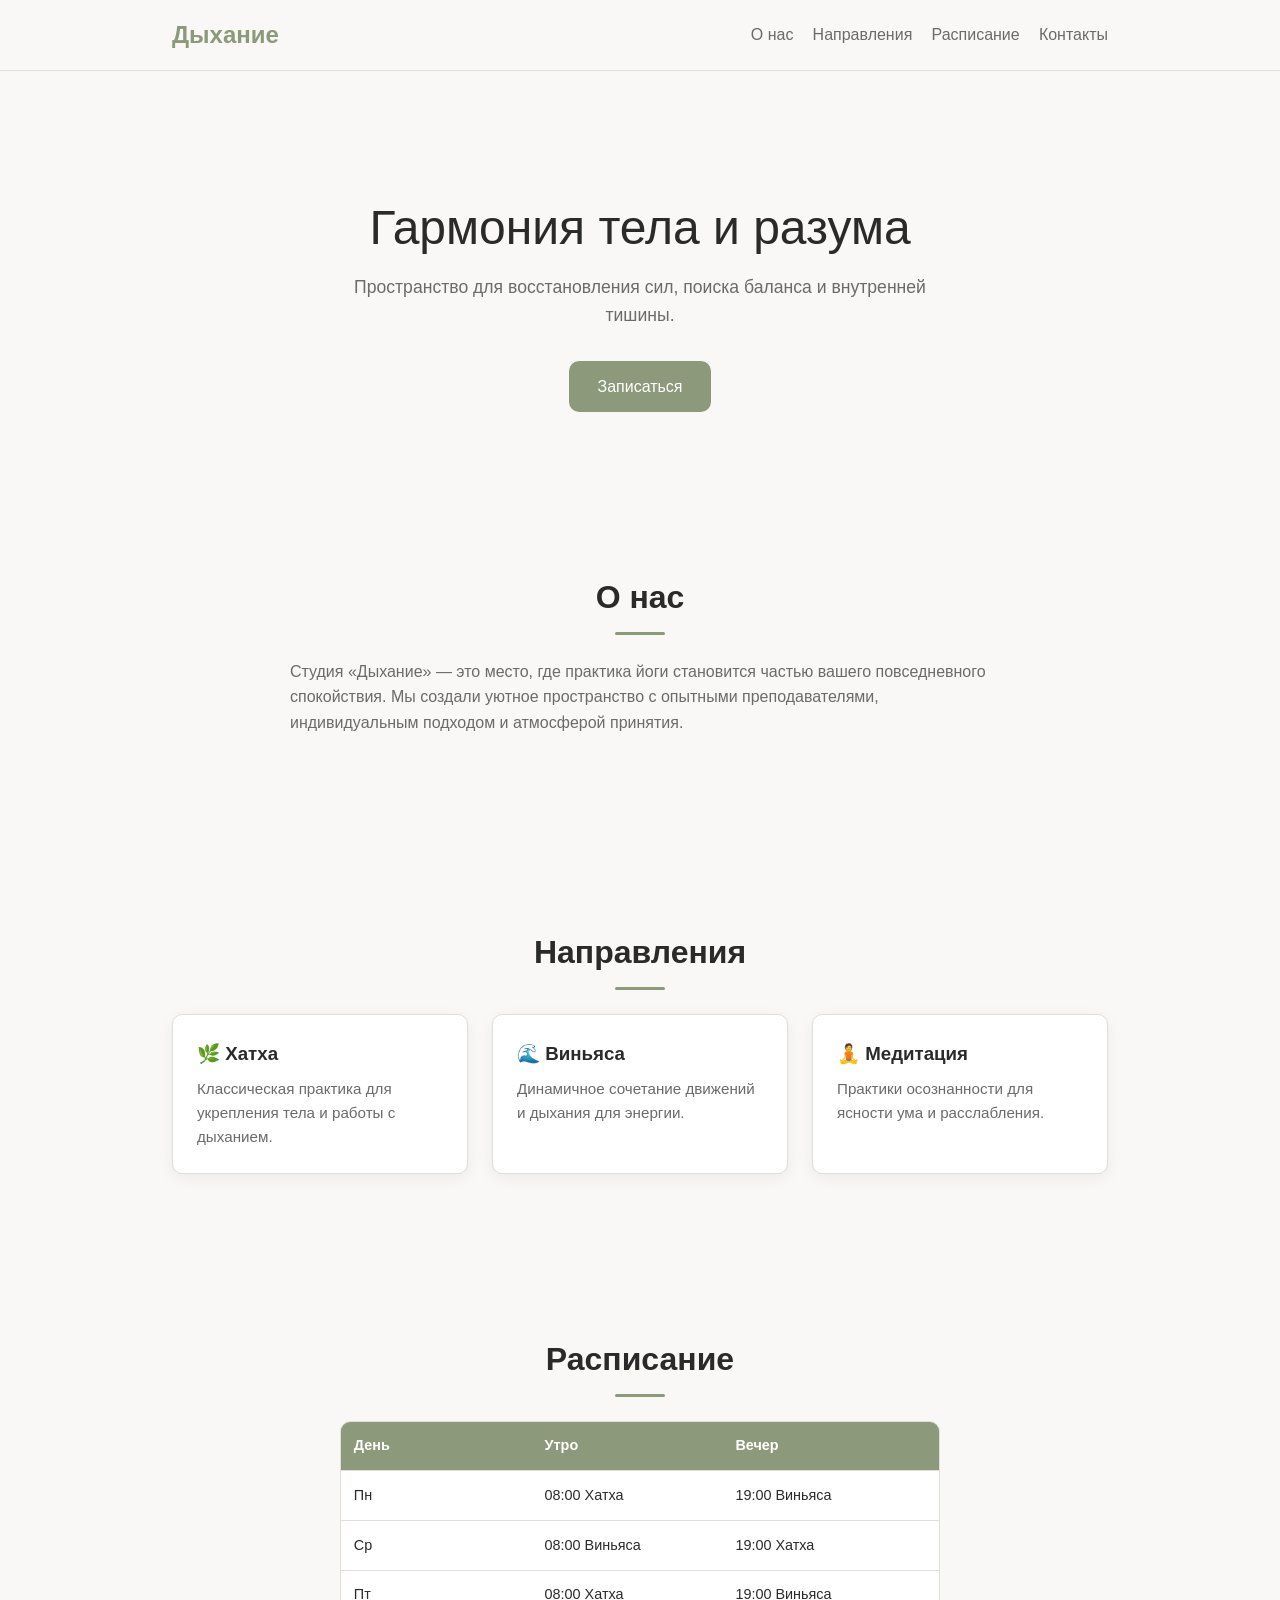
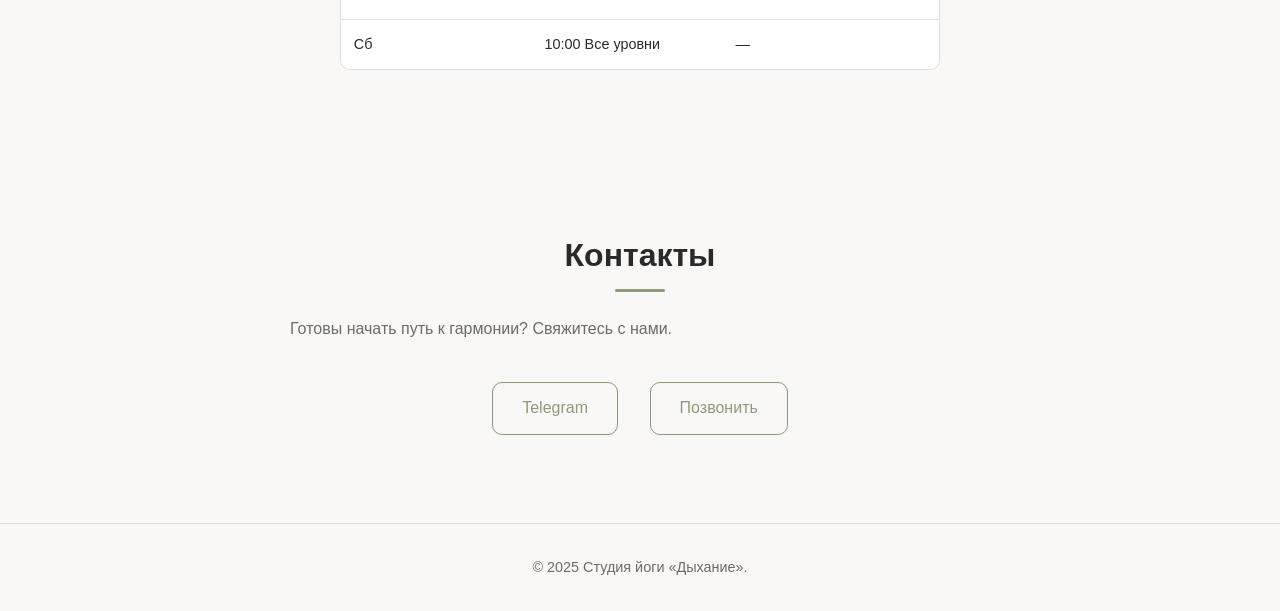
<file: index.html>
<!DOCTYPE html>
<html lang="ru">
<head>
  <meta charset="UTF-8">
  <meta name="viewport" content="width=device-width, initial-scale=1.0">
  <title>Дыхание | Студия йоги</title>
  <link rel="stylesheet" href="style.css">
</head>
<body>
  <header class="header">
    <div class="container header-inner">
      <div class="logo">Дыхание</div>
      <nav class="nav">
        <a href="#about">О нас</a>
        <a href="#directions">Направления</a>
        <a href="#schedule">Расписание</a>
        <a href="#contact">Контакты</a>
      </nav>
    </div>
  </header>

  <main>
    <section class="section hero">
      <div class="container">
        <h1 class="hero-title">Гармония тела и разума</h1>
        <p class="hero-sub">Пространство для восстановления сил, поиска баланса и внутренней тишины.</p>
        <a href="#contact" class="btn btn-primary">Записаться</a>
      </div>
    </section>

    <section id="about" class="section">
      <div class="container">
        <h2 class="section-title">О нас</h2>
        <p class="section-text">Студия «Дыхание» — это место, где практика йоги становится частью вашего повседневного спокойствия. Мы создали уютное пространство с опытными преподавателями, индивидуальным подходом и атмосферой принятия.</p>
      </div>
    </section>

    <section id="directions" class="section">
      <div class="container">
        <h2 class="section-title">Направления</h2>
        <div class="cards-grid">
          <div class="card"><h3>🌿 Хатха</h3><p>Классическая практика для укрепления тела и работы с дыханием.</p></div>
          <div class="card"><h3>🌊 Виньяса</h3><p>Динамичное сочетание движений и дыхания для энергии.</p></div>
          <div class="card"><h3>🧘 Медитация</h3><p>Практики осознанности для ясности ума и расслабления.</p></div>
        </div>
      </div>
    </section>

    <section id="schedule" class="section">
      <div class="container">
        <h2 class="section-title">Расписание</h2>
        <div class="schedule-table">
          <div class="schedule-row header-row"><span>День</span><span>Утро</span><span>Вечер</span></div>
          <div class="schedule-row"><span>Пн</span><span>08:00 Хатха</span><span>19:00 Виньяса</span></div>
          <div class="schedule-row"><span>Ср</span><span>08:00 Виньяса</span><span>19:00 Хатха</span></div>
          <div class="schedule-row"><span>Пт</span><span>08:00 Хатха</span><span>19:00 Виньяса</span></div>
          <div class="schedule-row"><span>Сб</span><span>10:00 Все уровни</span><span>—</span></div>
        </div>
      </div>
    </section>

    <section id="contact" class="section">
      <div class="container">
        <h2 class="section-title">Контакты</h2>
        <p class="section-text">Готовы начать путь к гармонии? Свяжитесь с нами.</p>
        <div class="contact-buttons">
          <a href="https:xxxxx" class="btn btn-outline" target="_blank">Telegram</a>
          <a href="tel:xxxxx" class="btn btn-outline">Позвонить</a>
        </div>
      </div>
    </section>
  </main>

  <footer class="footer"><div class="container">© 2025 Студия йоги «Дыхание».</div></footer>
  <script src="script.js"></script>
</body>
</html>
</file>
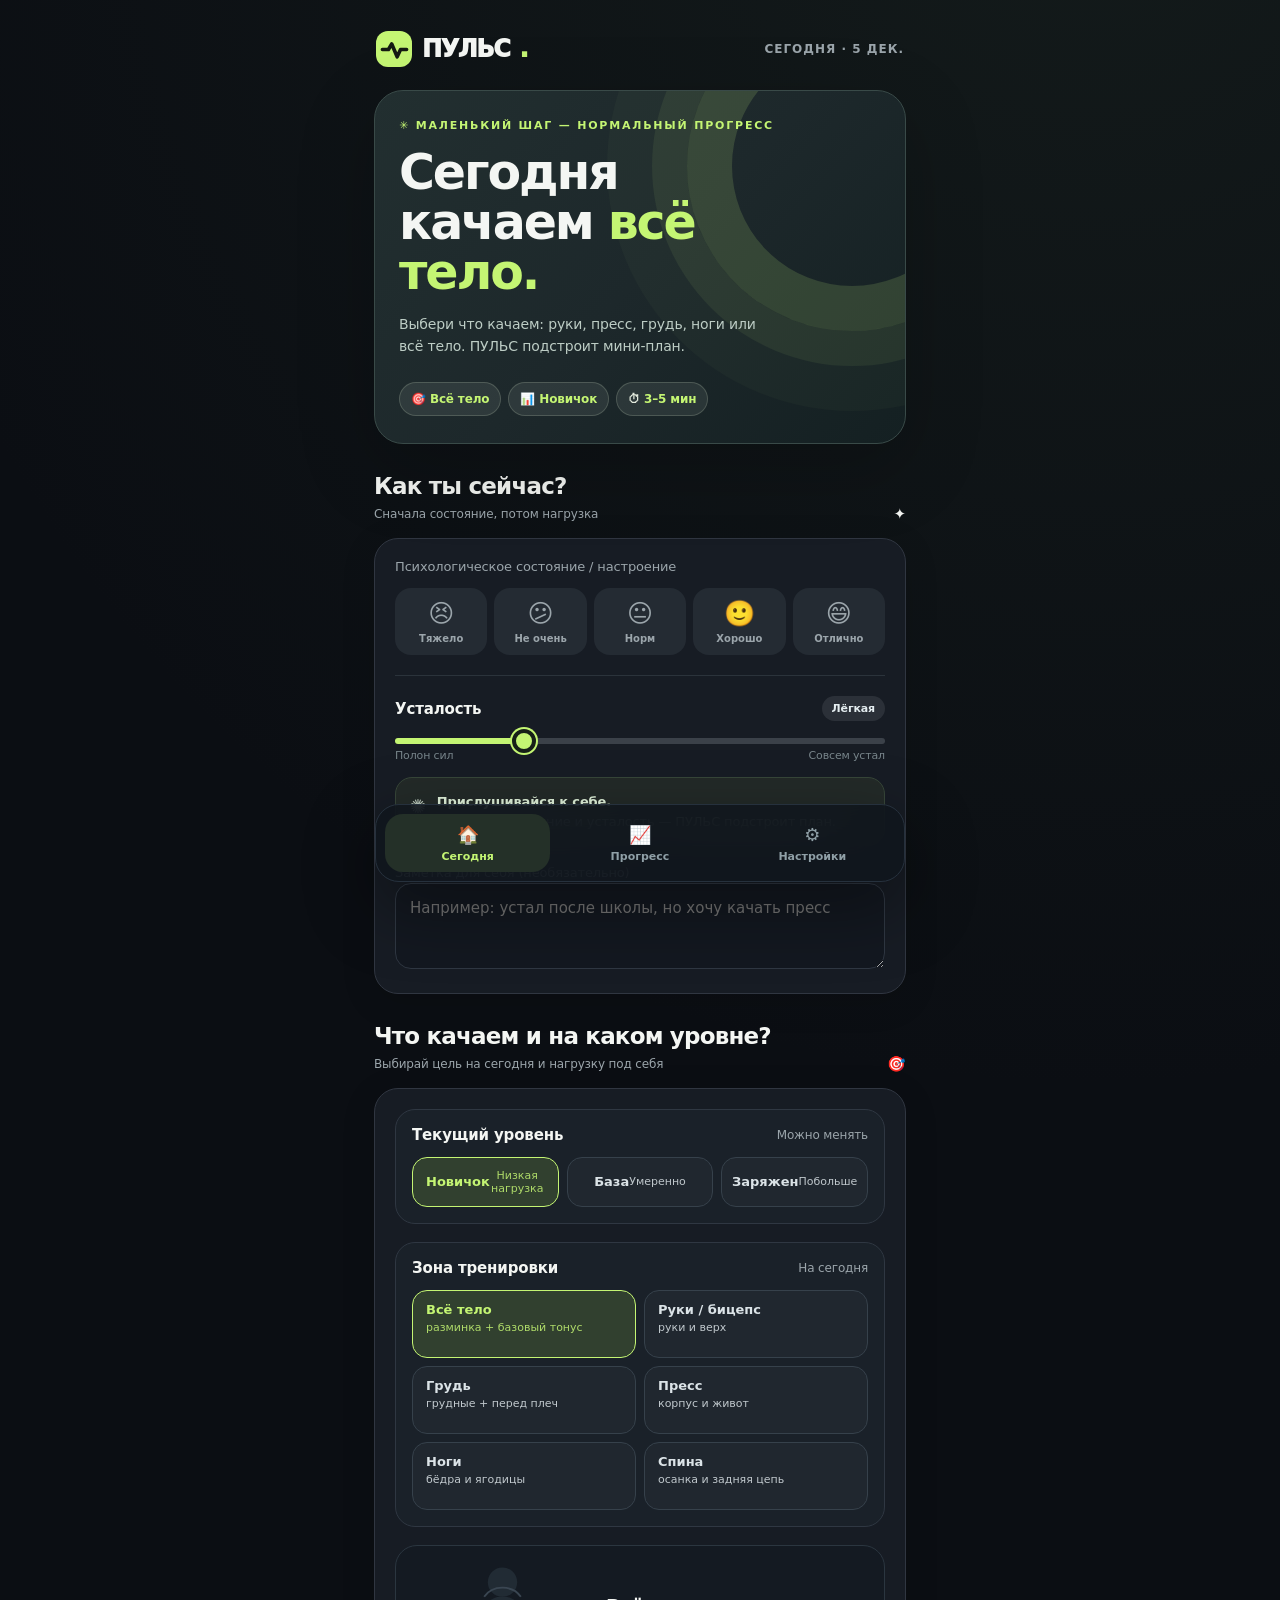
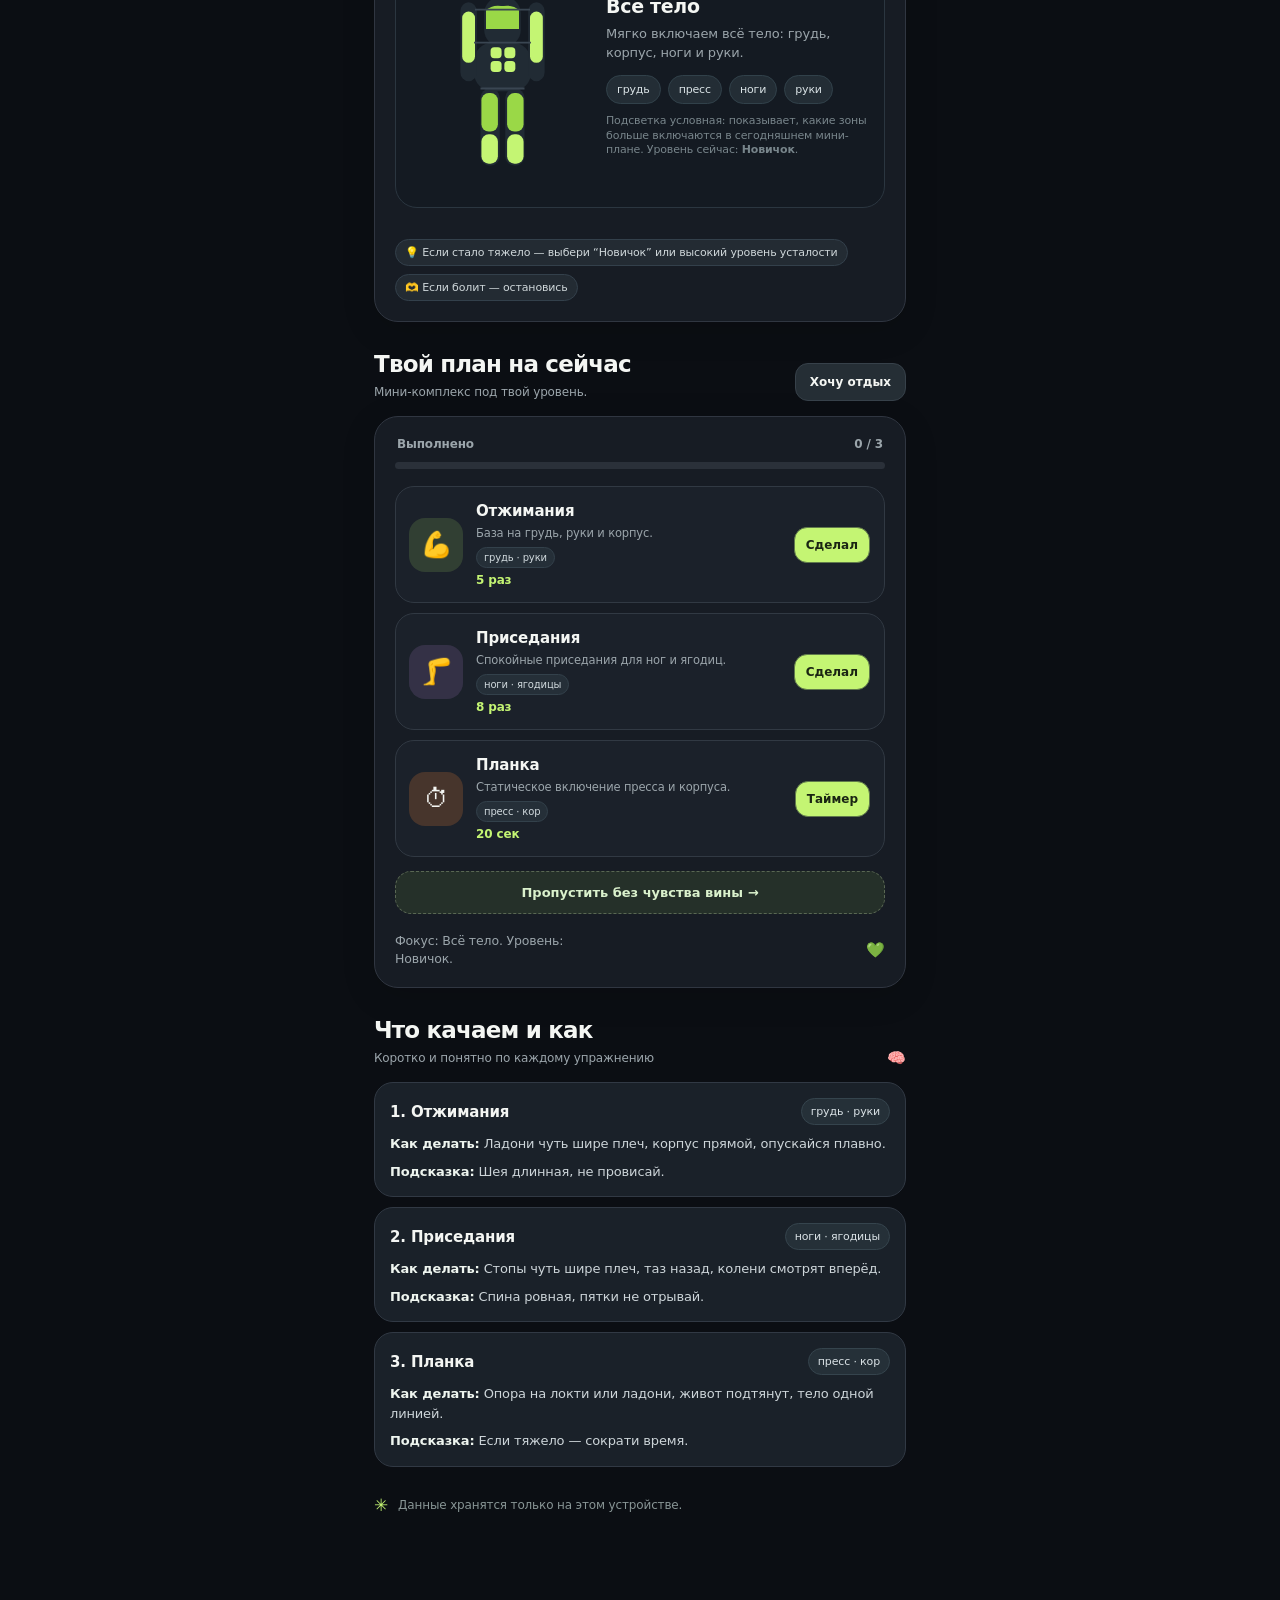
<file: pulse/android/app/src/main/assets/index.html>
<!doctype html>
<html lang="ru">
<head>
  <meta charset="utf-8">
  <meta name="viewport" content="width=device-width, initial-scale=1, viewport-fit=cover">
  <meta name="theme-color" content="#0b0e13">
  <meta name="description" content="ПУЛЬС — мини-тренировки с выбором уровня, зон мышц, визуальной схемой тела и бережной мотивацией.">
  <style>
:root{--bg:#0b0e13;--card:#171c24;--card2:#1c232b;--line:#2b333b;--text:#f4f6f3;--muted:#9ba5ab;--lime:#c4f573;--lime2:#a9df5a;--violet:#c4b6ff;--orange:#ffbc88;--shadow:0 24px 80px #0003;--radius:24px;color-scheme:dark;font-family:Inter,ui-sans-serif,system-ui,-apple-system,BlinkMacSystemFont,"Segoe UI",sans-serif}
*{box-sizing:border-box;-webkit-tap-highlight-color:transparent}
html{min-height:100%;background:var(--bg)}body{margin:0;min-height:100vh;background:radial-gradient(circle at 85% -5%,#293b2e48,transparent 35%),var(--bg);color:var(--text);font-size:15px;letter-spacing:-.15px}
button,input,textarea{font:inherit}button{cursor:pointer}button:disabled{opacity:.55;cursor:default}button:focus-visible,input:focus-visible,textarea:focus-visible,a:focus-visible{outline:2px solid var(--lime);outline-offset:3px}
.app-shell{max-width:570px;min-height:100vh;margin:0 auto;padding:0 19px 115px}.topbar{display:flex;align-items:center;justify-content:space-between;padding:31px 2px 23px}.brand{display:flex;align-items:center;gap:10px;color:var(--text);font-size:24px;line-height:1;font-weight:920;text-decoration:none;letter-spacing:-1.4px}.brand-dot{color:var(--lime)}.brand-mark{width:36px;height:36px;border-radius:12px;background:var(--lime);display:grid;place-items:center}.brand-mark svg{width:29px;fill:none;stroke:#151a13;stroke-width:3;stroke-linecap:round;stroke-linejoin:round}.today-label{font-size:12px;color:var(--muted);font-weight:600;text-transform:uppercase;letter-spacing:1px}.eyebrow{font-size:11px;font-weight:850;letter-spacing:1.8px;text-transform:uppercase;color:var(--lime)}h1,h2,h3,p{margin:0}h1{font-size:clamp(34px,9vw,49px);line-height:1.02;font-weight:850;letter-spacing:-2.1px}h2{font-size:23px;line-height:1.16;letter-spacing:-.8px}h3{font-size:16px;letter-spacing:-.3px}.muted{color:var(--muted)}
.hero{position:relative;overflow:hidden;border-radius:29px;padding:28px 24px 27px;background:linear-gradient(134deg,#222f30 0%,#1d282b 51%,#142022 100%);border:1px solid #394a48;box-shadow:var(--shadow)}.hero::before{content:"";position:absolute;width:240px;height:240px;right:-112px;top:-90px;border-radius:100%;border:45px solid #d0ff8325;box-shadow:0 0 0 35px #d0ff8311,0 0 0 80px #d0ff8307;pointer-events:none}.hero .eyebrow{margin-bottom:16px;position:relative}.hero h1{max-width:380px;position:relative}.hero h1 em{color:var(--lime);font-style:normal}.hero p{position:relative;margin-top:16px;max-width:380px;line-height:1.55;color:#bdcdc5;font-size:14px}.hero-pills{position:relative;display:flex;gap:7px;flex-wrap:wrap;margin-top:25px}.pill{background:#f4fff015;border:1px solid #eaffd92b;padding:9px 11px;border-radius:100px;font-size:12px;color:#e3eadd;font-weight:730}.pill strong{color:var(--lime)}
.section{margin-top:29px}.section-heading{display:flex;align-items:end;justify-content:space-between;gap:16px;margin-bottom:15px}.section-heading small{color:var(--muted);font-size:12px;line-height:1.45}.section-heading h2{margin-bottom:4px}.card{background:var(--card);border:1px solid #303641;border-radius:var(--radius);padding:20px;box-shadow:0 8px 34px #0002}
.checkin-label{color:var(--muted);font-size:13px;margin-bottom:14px}.mood-row{display:grid;grid-template-columns:repeat(5,minmax(0,1fr));gap:7px}.mood{border:1px solid transparent;background:#242b33;min-height:67px;border-radius:16px;color:var(--muted);display:flex;flex-direction:column;align-items:center;justify-content:center;gap:6px;transition:transform .2s,border-color .2s,background .2s}.mood:hover{transform:translateY(-2px)}.mood.selected{background:#32432f;border-color:var(--lime);color:var(--lime)}.mood .face{font-size:25px;line-height:1.1}.mood small{font-size:10px;font-weight:700}.inner-divider{height:1px;background:var(--line);margin:20px 0}.range-head{display:flex;justify-content:space-between;gap:10px;align-items:center;font-weight:700}.range-tag{padding:6px 10px;background:#2b3038;border-radius:100px;font-size:11px;color:#e4edf0}.range-tag.warning{background:#46332e;color:#ffcead}
input[type=range]{display:block;margin:17px 0 5px;width:100%;height:6px;border-radius:99px;appearance:none;-webkit-appearance:none;background:linear-gradient(90deg,var(--lime) var(--range,35%),#3b4149 var(--range,35%));cursor:pointer}input[type=range]::-webkit-slider-thumb{appearance:none;-webkit-appearance:none;width:24px;height:24px;background:var(--lime);border:4px solid #172118;border-radius:50%;box-shadow:0 0 0 2px var(--lime)}input[type=range]::-moz-range-thumb{width:16px;height:16px;background:var(--lime);border:4px solid #172118;border-radius:50%;box-shadow:0 0 0 2px var(--lime)}.range-ends{display:flex;justify-content:space-between;font-size:11px;color:#78858b}
.recommendation{display:flex;gap:11px;align-items:flex-start;margin-top:15px;border-radius:17px;background:#232a28;border:1px solid #374639;padding:14px;color:#becdc0;font-size:13px;line-height:1.5}.recommendation .spark{font-size:19px}.recommendation strong{color:#e2f4dc}.recommendation.warn{background:#302724;border-color:#51403a;color:#e7c4b6}.recommendation.warn strong{color:#ffe0d1}
.helper{color:var(--muted);font-size:13px;line-height:1.5}.helper b{color:#e7efea}textarea{width:100%;min-height:86px;resize:vertical;border-radius:16px;padding:14px;background:#131820;border:1px solid #2f3742;color:var(--text);line-height:1.45}
.setup-grid{display:grid;gap:18px}.setup-block{background:#1a2129;border:1px solid #2f3742;border-radius:20px;padding:16px}.setup-head{display:flex;align-items:center;justify-content:space-between;gap:12px;margin-bottom:13px}.setup-head strong{font-size:15px}.chip-row{display:flex;flex-wrap:wrap;gap:8px}.choice-chip,.focus-chip{border:1px solid #36414b;background:#20272f;color:#dbe3e7;border-radius:15px;padding:11px 13px;min-height:46px;display:flex;align-items:center;justify-content:center;text-align:center;transition:transform .18s,border-color .18s,background .18s}.choice-chip:hover,.focus-chip:hover{transform:translateY(-1px)}.choice-chip.active,.focus-chip.active{background:#31402f;border-color:var(--lime);color:var(--lime)}.choice-chip small{display:block;font-size:11px;color:inherit;opacity:.85}.choice-chip span{display:block;font-size:13px;font-weight:780}.choice-grid{display:grid;grid-template-columns:repeat(3,minmax(0,1fr));gap:8px}.focus-grid{display:grid;grid-template-columns:repeat(2,minmax(0,1fr));gap:8px}.focus-chip{justify-content:flex-start;align-items:flex-start;flex-direction:column;gap:4px;text-align:left;min-height:68px}.focus-chip strong{font-size:13px}.focus-chip small{font-size:11px;color:inherit;opacity:.86;line-height:1.35}
.body-card{display:grid;grid-template-columns:180px minmax(0,1fr);gap:14px;align-items:center;background:#141a22;border:1px solid #2b3640;border-radius:22px;padding:16px}.body-copy h3{font-size:19px;margin-bottom:7px}.body-copy p{font-size:13px;color:var(--muted);line-height:1.5}.body-tags{display:flex;flex-wrap:wrap;gap:7px;margin-top:12px}.body-tags span{font-size:11px;padding:7px 10px;border-radius:999px;background:#232d35;border:1px solid #31414a;color:#dae3e6}.body-note{margin-top:10px;font-size:11px;color:#78858b;line-height:1.35}.body-wrap{display:grid;place-items:center}.muscle-svg{width:100%;max-width:165px;height:auto}.body-base{fill:#212b34}.body-outline{fill:none;stroke:#3a4652;stroke-width:2}.muscle{fill:#313c47;transition:fill .2s}.muscle.active{fill:var(--lime)}.muscle.accent{fill:#9ad847}.muscle.dim{fill:#404b56}
.legend-row{display:flex;flex-wrap:wrap;gap:8px;margin-top:13px}.legend-row span{font-size:11px;color:#cfd7da;padding:6px 9px;border-radius:999px;background:#232b33;border:1px solid #33404b}
.progress-top{display:flex;justify-content:space-between;gap:12px;align-items:center;margin:0 2px 11px}.progress-count{font-size:12px;color:var(--muted);font-weight:730}.bar{height:7px;border-radius:100px;background:#2a3039;overflow:hidden}.bar>span{display:block;height:100%;background:linear-gradient(90deg,var(--lime2),var(--lime));border-radius:100px;transition:width .35s}
.exercises{display:grid;gap:10px;margin-top:17px}.exercise{display:grid;grid-template-columns:54px minmax(0,1fr) auto;align-items:center;gap:13px;padding:15px 14px 15px 13px;border:1px solid #313943;background:#1b212a;border-radius:19px;min-height:87px}.exercise.done{background:#1c2922;border-color:#3f5943}.exercise-icon{border-radius:16px;width:54px;height:54px;display:grid;place-items:center;font-size:25px;background:#313f33}.exercise-icon.purple{background:#343146}.exercise-icon.orange{background:#47352c}.exercise-text{min-width:0}.exercise-name{font-size:15px;font-weight:790}.exercise-desc{font-size:11.5px;line-height:1.4;color:var(--muted);margin-top:5px}.exercise-amount{font-size:12px;color:var(--lime);font-weight:760;margin-top:5px}.exercise-muscle{display:inline-flex;gap:6px;flex-wrap:wrap;margin-top:6px}.exercise-muscle span{font-size:10px;padding:4px 7px;border-radius:999px;background:#252f38;color:#d0d9dd;border:1px solid #33414b}.done-button{border:1px solid #607a4b;background:var(--lime);color:#1a2513;border-radius:13px;padding:10px 11px;min-width:72px;font-size:12px;font-weight:820}.done-button.done-btn{background:#2d4430;border-color:#3c7043;color:var(--lime)}
.timer-panel{margin-top:11px;border:1px solid #47524b;border-radius:17px;padding:15px;display:flex;justify-content:space-between;align-items:center;gap:10px;background:#202b26}.timer-panel strong{font-size:23px;font-variant-numeric:tabular-nums;letter-spacing:1px}.timer-panel span{font-size:12px;color:var(--muted)}.btn-timer{border:0;border-radius:12px;background:var(--lime);color:#172315;font-weight:790;padding:11px 16px}.btn-soft{border:1px solid #37414a;background:#252e35;color:var(--text);border-radius:13px;font-size:12px;padding:11px 14px;font-weight:750}
.plan-footer{padding-top:18px;display:flex;gap:12px;align-items:center;justify-content:space-between}.plan-footer small{color:var(--muted);line-height:1.4;max-width:230px}.rest-toggle{border:1px dashed #596753;background:#253029;color:#daf1cc;border-radius:16px;padding:13px 15px;width:100%;font-size:13px;font-weight:750;margin-top:14px}.finished{text-align:center;padding:31px 16px}.finished-icon{display:grid;place-items:center;background:#2d412e;border-radius:23px;width:72px;height:72px;margin:0 auto 20px;color:var(--lime);font-size:35px}.finished h2{font-size:27px;margin-bottom:10px}.finished p{line-height:1.55;font-size:14px;color:var(--muted)}.small-cta{margin-top:22px;border:0;border-radius:14px;background:var(--lime);color:#192016;padding:13px 16px;font-weight:850}
.guide-list{display:grid;gap:10px}.guide-card{border:1px solid #313944;background:#1a2129;border-radius:19px;padding:15px}.guide-top{display:flex;align-items:center;justify-content:space-between;gap:10px;margin-bottom:9px}.guide-top strong{font-size:15px}.guide-badge{font-size:11px;padding:6px 9px;border-radius:999px;background:#253038;border:1px solid #35444d;color:#dae2e6}.guide-card p{font-size:13px;line-height:1.5;color:#cdd5d9}.guide-card p + p{margin-top:8px}.guide-card b{color:#eef5ef}
.tipline{margin:27px 0 12px;display:flex;align-items:center;gap:10px;color:#889595;font-size:12px;line-height:1.4}.tipline b{font-size:17px;color:var(--lime)}.insight-card{background:linear-gradient(120deg,#2c2938,#1b2229);border:1px solid #413e55;border-radius:22px;padding:23px;margin-top:20px}.insight-card h2{font-size:22px;margin-top:8px}.insight-card p{color:#b8b8c9;font-size:13px;line-height:1.55;margin-top:12px}
.page-head{padding:17px 2px 22px}.page-head p{color:var(--muted);font-size:13px;margin-top:10px;line-height:1.5}.stats-grid{display:grid;grid-template-columns:repeat(3,1fr);gap:9px}.stat-card{border:1px solid #343a43;background:var(--card);border-radius:19px;padding:16px 11px}.stat-card strong{display:block;font-size:clamp(24px,6vw,31px);color:var(--lime);letter-spacing:-1.3px}.stat-card span{font-size:11px;color:var(--muted);line-height:1.4;display:block;margin-top:7px}.week-grid{display:grid;grid-template-columns:repeat(7,1fr);gap:6px;align-items:end;margin-top:19px}.week-day{display:grid;gap:7px;text-align:center;justify-items:center;color:var(--muted);font-size:11px}.week-column{height:90px;width:100%;display:flex;align-items:end;justify-content:center}.week-column span{display:block;width:100%;max-width:35px;height:var(--height,10%);min-height:6px;background:#384047;border-radius:9px 9px 4px 4px}.week-column span.active{background:linear-gradient(180deg,var(--lime),#7ba746)}.week-day.today{color:var(--lime)}.history{display:grid;gap:9px;margin-top:15px}.history-item{background:#171d25;border:1px solid #2e3640;border-radius:18px;padding:15px 16px;display:flex;gap:12px;justify-content:space-between;align-items:center}.history-item strong{display:block;font-size:14px}.history-item small{color:var(--muted);display:block;font-size:12px;line-height:1.45;margin-top:4px}.history-tag{font-size:11px;padding:8px 10px;border-radius:100px;background:#253028;color:#d7eccc;border:1px solid #425347;white-space:nowrap}.empty{font-size:14px;line-height:1.6;color:var(--muted)}
.action-btn{width:100%;margin-top:11px;border:1px solid #33404b;background:#202831;color:var(--text);border-radius:14px;padding:13px 14px;font-weight:760;text-align:left}.action-btn.danger{border-color:#4c3939;background:#2b2121;color:#ffd1d1}.credits{margin:28px 3px 0;color:#78858b;font-size:12px;line-height:1.55;text-align:center}
.bottom-nav{position:fixed;left:50%;bottom:18px;transform:translateX(-50%);width:min(530px,calc(100vw - 22px));background:#10151ddb;border:1px solid #26313d;backdrop-filter:blur(22px);-webkit-backdrop-filter:blur(22px);box-shadow:0 24px 70px #0006;border-radius:24px;padding:9px;display:grid;grid-template-columns:repeat(3,1fr);gap:7px;z-index:30}.nav-btn{border:0;background:transparent;color:#90a0a7;border-radius:18px;padding:10px 10px 9px;display:grid;justify-items:center;gap:5px;font-size:11px;font-weight:720}.nav-btn .icon{font-size:18px}.nav-btn.active{background:#243028;color:var(--lime)}
[hidden]{display:none!important}.overlay:empty{display:none!important}.overlay{position:fixed;inset:0;background:#05070bcf;display:grid;place-items:center;padding:22px;z-index:60}.modal{max-width:410px;width:100%;background:#151b23;border:1px solid #33404b;border-radius:28px;padding:28px 24px 24px;box-shadow:var(--shadow);text-align:center}.modal .celebrate{font-size:45px;display:block;margin-bottom:14px}.modal p{margin-top:11px;color:#cbd3d7;line-height:1.6;font-size:14px}.modal button{margin-top:20px;border:0;border-radius:14px;padding:13px 16px;background:var(--lime);color:#172315;font-weight:850;min-width:130px}
.toast{position:fixed;left:50%;bottom:103px;transform:translateX(-50%) translateY(18px);background:#101821;border:1px solid #30404a;color:#eef4f2;padding:12px 15px;border-radius:14px;box-shadow:0 14px 44px #0005;opacity:0;pointer-events:none;transition:.22s;max-width:min(90vw,420px);font-size:13px;z-index:70}.toast.show{opacity:1;transform:translateX(-50%) translateY(0)}
@media (max-width:520px){.body-card{grid-template-columns:1fr}.body-wrap{order:-1}.focus-grid{grid-template-columns:1fr 1fr}.exercise{grid-template-columns:48px minmax(0,1fr)}.done-button{grid-column:1/-1;width:100%}.stats-grid{grid-template-columns:1fr 1fr 1fr}.choice-grid{grid-template-columns:1fr}.section-heading{align-items:flex-start}}
  
.autocount-row{padding:10px 13px;border-radius:15px;border:1px solid #334d3e;background:#1d2c23;display:flex;align-items:center;justify-content:space-between;gap:12px}
.autocount-row p{font-size:12px;line-height:1.45;color:#c6daca;flex:1}.autocount-start{border:1px solid #b6e380;background:#aee56e;color:#142214;border-radius:12px;padding:10px 12px;font-size:12px;font-weight:800;white-space:nowrap}
.counter-hint{margin-top:13px;color:#c3d4c3;font-size:12px;line-height:1.5;padding:13px 14px;border:1px solid #35513b;background:#1e2923;border-radius:15px}
</style>
</head>
<body>
  <div class="app-shell">
    <header class="topbar">
      <a href="#today" class="brand" aria-label="ПУЛЬС — на главную">
        <span class="brand-mark" aria-hidden="true">
          <svg viewBox="0 0 24 24"><path d="M2 12h5l2.7-4.6L14.2 18 17 12h5"/></svg>
        </span>
        ПУЛЬС<span class="brand-dot">.</span>
      </a>
      <div class="today-label">Сегодня · <span id="headerDate"></span></div>
    </header>

    <main id="app"></main>
  </div>

  <nav class="bottom-nav" aria-label="Основная навигация">
    <button class="nav-btn" data-view="today" aria-current="page"><span class="icon">🏠</span><span>Сегодня</span></button>
    <button class="nav-btn" data-view="progress"><span class="icon">📈</span><span>Прогресс</span></button>
    <button class="nav-btn" data-view="settings"><span class="icon">⚙️</span><span>Настройки</span></button>
  </nav>

  <div class="overlay" id="overlay" hidden></div>
  <div class="toast" id="toast" role="status" aria-live="polite"></div>

<script>
(()=>{
  const KEY='pulse-mini-workout';
  const main=document.getElementById('app');
  const overlay=document.getElementById('overlay');
  const toastEl=document.getElementById('toast');
  const MOODS=[
    {emoji:'😣',name:'Тяжело'},
    {emoji:'😕',name:'Не очень'},
    {emoji:'😐',name:'Норм'},
    {emoji:'🙂',name:'Хорошо'},
    {emoji:'😄',name:'Отлично'}
  ];
  const FATIGUE=['Полон сил','Лёгкая','Средняя','Сильная','Предел'];
  const LEVELS={
    beginner:{name:'Новичок',short:'Низкая нагрузка',factor:1},
    regular:{name:'База',short:'Умеренно',factor:1.35},
    strong:{name:'Заряжен',short:'Побольше',factor:1.75}
  };
  const FOCUSES={
    full:{name:'Всё тело',sub:'разминка + базовый тонус',summary:'Мягко включаем всё тело: грудь, корпус, ноги и руки.',labels:['грудь','пресс','ноги','руки']},
    arms:{name:'Руки / бицепс',sub:'руки и верх',summary:'Сегодня акцент на руки: бицепс, трицепс и плечевой пояс.',labels:['бицепс','трицепс','плечи']},
    chest:{name:'Грудь',sub:'грудные + перед плеч',summary:'Нагрузка на грудные мышцы и немного на переднюю часть плеч.',labels:['грудь','перед плеч']},
    abs:{name:'Пресс',sub:'корпус и живот',summary:'Работаем на пресс, кор и стабильность корпуса.',labels:['верх пресса','низ пресса','кор']},
    legs:{name:'Ноги',sub:'бёдра и ягодицы',summary:'Фокус на ноги: передняя поверхность бедра, ягодицы и икры.',labels:['квадрицепс','ягодицы','икры']},
    back:{name:'Спина',sub:'осанка и задняя цепь',summary:'Включаем спину, поясницу и мышцы для хорошей осанки.',labels:['верх спины','поясница','лопатки']}
  };
  let toastTimeout=null;
  let timer=null;
  let view=['today','progress','settings'].includes(location.hash.slice(1))?location.hash.slice(1):'today';

  function esc(s){return String(s??'').replace(/[&<>"]/g,m=>({ '&':'&amp;','<':'&lt;','>':'&gt;','"':'&quot;' }[m]));}
  function dateKey(d=new Date()){return new Date(d.getFullYear(),d.getMonth(),d.getDate()).toISOString().slice(0,10);}
  function dayLabel(key){const d=new Date(key+'T12:00:00');return d.toLocaleDateString('ru-RU',{day:'numeric',month:'long'});}
  function formatClock(sec){const m=Math.floor(sec/60);const s=Math.max(0,sec%60);return `${String(m).padStart(2,'0')}:${String(s).padStart(2,'0')}`;}
  function bounded(n,min,max,fallback){const v=Number(n);return Number.isFinite(v)?Math.min(max,Math.max(min,Math.round(v))):fallback;}

  function defaults(){
    return {
      version:3,
      settings:{level:'beginner',focus:'full'},
      checkins:{},
      sessions:[],
      progress:{day:dateKey(),mode:'normal',manualRest:false,done:[],partial:{},status:'open'}
    };
  }

  function loadState(){
    const def=defaults();
    try{
      const saved=JSON.parse(localStorage.getItem(KEY));
      if(!saved || typeof saved!=='object') return def;
      const oldSettings=saved.settings||{};
      def.settings.level=LEVELS[oldSettings.level]?oldSettings.level:'beginner';
      def.settings.focus=FOCUSES[oldSettings.focus]?oldSettings.focus:'full';
      if(saved.checkins && typeof saved.checkins==='object' && !Array.isArray(saved.checkins)){
        for(const [key,v] of Object.entries(saved.checkins)){
          if(/^\d{4}-\d{2}-\d{2}$/.test(key) && v && typeof v==='object'){
            def.checkins[key]={mood:bounded(v.mood,1,5,3),fatigue:bounded(v.fatigue,0,4,1),note:String(v.note||'').slice(0,160)};
          }
        }
      }
      if(Array.isArray(saved.sessions)){
        def.sessions=saved.sessions.filter(s=>s&&typeof s.day==='string'&&Array.isArray(s.completed)).slice(-500).map(s=>({
          id:String(s.id||'').slice(0,90),
          day:s.day,
          mode:['normal','light','rest'].includes(s.mode)?s.mode:'normal',
          focus:FOCUSES[s.focus]?s.focus:'full',
          level:LEVELS[s.level]?s.level:'beginner',
          completed:s.completed.filter(t=>t&&typeof t.id==='string').map(t=>({id:t.id,count:bounded(t.count,0,999,0),name:String(t.name||'').slice(0,80)})),
          possible:bounded(s.possible,0,20,3),
          endedAt:String(s.endedAt||''),
          mood:bounded(s.mood,1,5,3),
          fatigue:bounded(s.fatigue,0,4,1)
        }));
      }
      if(saved.progress?.day===dateKey()){
        def.progress={
          day:dateKey(),
          mode:['normal','light','rest'].includes(saved.progress.mode)?saved.progress.mode:'normal',
          manualRest:!!saved.progress.manualRest,
          done:Array.isArray(saved.progress.done)?saved.progress.done.filter(x=>typeof x==='string').slice(0,20):[],
          partial:saved.progress.partial&&typeof saved.progress.partial==='object'?Object.fromEntries(Object.entries(saved.progress.partial).filter(([k,v])=>/^[a-z-]{3,25}$/.test(k)&&Number.isFinite(Number(v))).map(([k,v])=>[k,bounded(v,0,100,0)])): {},
          status:saved.progress.status==='complete'?'complete':'open'
        };
      }
      return def;
    }catch(err){console.warn('Не удалось прочитать локальные данные',err);return def;}
  }

  let state=loadState();
  function save(){try{localStorage.setItem(KEY,JSON.stringify(state));}catch(e){toast('Не получилось сохранить данные: проверь память устройства');}}
  function todayCheckin(){return state.checkins[dateKey()]||null;}
  function ensureToday(){if(state.progress.day!==dateKey()){stopTimer();state.progress={day:dateKey(),mode:'normal',manualRest:false,done:[],partial:{},status:'open'};state.progress.mode=deriveMode();save();}}
  function deriveMode(){const c=todayCheckin();if(state.progress?.manualRest || (c && c.fatigue>=3))return 'rest';if(c && (c.fatigue>=2 || c.mood<=2))return 'light';return 'normal';}
  function currentMode(){return state.progress.mode;}
  function updateMode(){if(state.progress.status!=='complete' && state.progress.done.length===0){state.progress.mode=deriveMode();stopTimer();}}
  function toast(message){toastEl.textContent=message;toastEl.classList.add('show');clearTimeout(toastTimeout);toastTimeout=setTimeout(()=>toastEl.classList.remove('show'),2800);}

  function scaleCount(base, mode, isDuration=false){
    const factor=(LEVELS[state.settings.level]||LEVELS.beginner).factor;
    const modeFactor=mode==='light'?0.68:1;
    const raw=base*factor*modeFactor;
    const n=isDuration?Math.round(raw/5)*5:Math.round(raw);
    return Math.max(isDuration?10:2,n);
  }

  function exercise(id,name,base,unit,icon,color,desc,muscles,how,tip,opts={}){
    const mode=currentMode();
    const count=opts.fixed?base:scaleCount(base,mode,!!opts.duration);
    return {id,name,count,unit,icon,color,desc,muscles,how,tip,duration:opts.duration?count:null};
  }

  function mobilityByFocus(focus){
    const map={
      arms:{id:'arm-mobility',name:'Круги руками',base:25,unit:'сек',icon:'🔄',color:'purple',desc:'Мягко разомни плечи и локти.',muscles:'руки и плечи',how:'Медленно делай круги руками вперёд и назад.',tip:'Без резких махов.',duration:true},
      chest:{id:'chest-open',name:'Раскрытие груди',base:25,unit:'сек',icon:'🫁',color:'orange',desc:'Открой грудной отдел и плечи.',muscles:'грудь',how:'Сцепи руки за спиной или упрись ладонями в стену и мягко раскрой грудь.',tip:'Тянись комфортно.',duration:true},
      abs:{id:'core-breath',name:'Дыхание животом',base:30,unit:'сек',icon:'🌬️',color:'purple',desc:'Снимаем напряжение и включаем корпус.',muscles:'пресс и кор',how:'Ладонь на живот, спокойный вдох носом и длинный выдох.',tip:'Плечи расслабь.',duration:true},
      legs:{id:'leg-shake',name:'Разгрузка ног',base:25,unit:'сек',icon:'🦵',color:'orange',desc:'Снимай зажимы после ходьбы и школы.',muscles:'ноги',how:'Потряси ногами и плавно потяни икры.',tip:'Дыши ровно.',duration:true},
      back:{id:'cat-back',name:'Кошка-спина',base:25,unit:'сек',icon:'🐈',color:'orange',desc:'Мягкая подвижность для спины.',muscles:'спина',how:'Плавно округляй и прогибай спину без боли.',tip:'Не спеши.',duration:true}
    };
    return map[focus]||map.abs;
  }

  function planFor(mode){
    const focus=state.settings.focus;
    if(mode==='rest'){
      const mob=mobilityByFocus(focus);
      return [
        exercise('breath','Спокойное дыхание',30,'сек','🌿','purple','Сначала успокой дыхание и темп.', 'восстановление', 'Сядь удобно и дыши медленно.', 'Не напрягайся.', {duration:true,fixed:true}),
        exercise('water','Пауза и вода',1,'раз','💧','', 'Сделай перерыв и попей воды.', 'восстановление', 'Попей несколько глотков и немного походи.', 'Тело тоже любит отдых.', {fixed:true}),
        exercise(mob.id,mob.name,mob.base,mob.unit,mob.icon,mob.color,mob.desc,mob.muscles,mob.how,mob.tip,{duration:mob.duration,fixed:false})
      ];
    }
    const lib={
      full:[
        ()=>exercise('pushups','Отжимания',mode==='light'?4:5,'раз','💪','',mode==='light'?'Можно от стены или с колен.':'База на грудь, руки и корпус.','грудь · руки','Ладони чуть шире плеч, корпус прямой, опускайся плавно.','Шея длинная, не провисай.'),
        ()=>exercise('squats','Приседания',mode==='light'?6:8,'раз','🦵','purple','Спокойные приседания для ног и ягодиц.','ноги · ягодицы','Стопы чуть шире плеч, таз назад, колени смотрят вперёд.','Спина ровная, пятки не отрывай.'),
        ()=>exercise('plank','Планка',mode==='light'?15:20,'сек','⏱','orange','Статическое включение пресса и корпуса.','пресс · кор','Опора на локти или ладони, живот подтянут, тело одной линией.','Если тяжело — сократи время.',{duration:true})
      ],
      arms:[
        ()=>exercise('close-pushups','Узкие отжимания',mode==='light'?3:4,'раз','💪','','Больше акцента на руки и трицепс.','руки · трицепс','Ладони ближе друг к другу, локти направляй назад.','Можно делать от опоры.'),
        ()=>exercise('biceps-curl','Сгибание на бицепс',mode==='light'?6:8,'раз/рука','🏋️','purple','Сопротивление своей рукой или с лёгким рюкзаком.','бицепс','Одной рукой сгибай, другой чуть сопротивляйся движению.', 'Двигайся медленно.'),
        ()=>exercise('chair-dips','Обратные отжимания',mode==='light'?4:6,'раз','🪑','orange','От стабильной опоры: кровати или стула.','трицепс · плечи','Кисти на опоре, таз рядом, сгибай локти неглубоко.', 'Опора должна быть устойчивой.')
      ],
      chest:[
        ()=>exercise('wide-pushups','Широкие отжимания',mode==='light'?3:4,'раз','🏋️','', 'Главный акцент на грудные мышцы.','грудь','Руки чуть шире обычного, опускайся плавно и без рывка.', 'Можно от стены.'),
        ()=>exercise('press-palm','Сведение ладоней',mode==='light'?15:20,'сек','🫷','purple','Изометрическая работа на грудь без прыжков.','грудь','Сильно дави ладонями друг в друга перед грудью.', 'Плечи опусти вниз.',{duration:true}),
        ()=>exercise('wall-pushups','Отжимания от стены',mode==='light'?6:8,'раз','🧱','orange','Безопасный добивающий подход.','грудь · руки','Ладони на стене, тело ровное, согни руки и оттолкнись.', 'Не спеши.')
      ],
      abs:[
        ()=>exercise('crunch','Скручивания',mode==='light'?8:10,'раз','🔥','', 'Классическое короткое движение на пресс.','верх пресса','Лёжа на спине, слегка подними плечи, не тяни шею.', 'Делай на выдохе.'),
        ()=>exercise('dead-bug','Мёртвый жук',mode==='light'?6:8,'раз/сторона','🐞','purple','Учит держать корпус стабильно.','кор · низ пресса','Лёжа на спине, поочерёдно выпрямляй руку и противоположную ногу.', 'Поясница прижата к полу.'),
        ()=>exercise('plank','Планка',mode==='light'?15:20,'сек','⏱','orange','Завершаем статикой на кор.','пресс · кор','Держи тело одной линией и дыши спокойно.', 'Лучше короче, но ровно.',{duration:true})
      ],
      legs:[
        ()=>exercise('squats','Приседания',mode==='light'?6:8,'раз','🦵','', 'Базовое упражнение на ноги и ягодицы.','ноги · ягодицы','Таз уводи назад, колени не своди внутрь.', 'Пятки на полу.'),
        ()=>exercise('lunges','Выпады назад',mode==='light'?4:6,'раз/нога','↘️','purple','Контролируемое движение на ноги и баланс.','ягодицы · бедро','Шаг назад, опускайся неглубоко, корпус держи ровно.', 'Можно держаться за опору.'),
        ()=>exercise('wall-sit','Стульчик у стены',mode==='light'?15:20,'сек','🧱','orange','Статическая нагрузка на переднюю поверхность бедра.','квадрицепс','Спиной к стене, колени мягко согнуты, спина прижата.', 'Не опускайся слишком низко.',{duration:true})
      ],
      back:[
        ()=>exercise('bird-dog','Птица-собака',mode==='light'?6:8,'раз/сторона','🐕','', 'Стабилизация спины и корпуса.','спина · кор','На четвереньках вытяни противоположные руку и ногу.', 'Таз держи ровно.'),
        ()=>exercise('superman','Супермен',mode==='light'?6:8,'раз','🦸','purple','Лёгкое включение поясницы и спины.','спина · поясница','Лёжа на животе, чуть подними руки и ноги от пола.', 'Высота небольшая, без боли.'),
        ()=>exercise('scapula','Сведение лопаток',mode==='light'?20:25,'сек','🫁','orange','Работа на осанку без тяжёлой нагрузки.','лопатки · верх спины','Стоя или сидя, мягко своди лопатки и удерживай.', 'Не поднимай плечи.',{duration:true})
      ]
    };
    return (lib[focus]||lib.full).map(fn=>fn());
  }

  function favoriteFocus(){
    const map={};
    state.sessions.forEach(s=>{map[s.focus]=(map[s.focus]||0)+1;});
    const key=Object.keys(map).sort((a,b)=>map[b]-map[a])[0];
    return key?FOCUSES[key].name:'—';
  }

  const modes={
    normal:{subtitle:'Мини-комплекс под твой уровень.',desc:'Выбери что качаем: руки, пресс, грудь, ноги или всё тело. ПУЛЬС подстроит мини-план.',label:'МАЛЕНЬКИЙ ШАГ — НОРМАЛЬНЫЙ ПРОГРЕСС'},
    light:{subtitle:'Нагрузка снижена под твоё состояние.',desc:'Сегодня можно делать мягче. Даже облегчённый подход — это всё равно работа.',label:'ТВОЙ ТЕМП — ТВОИ ПРАВИЛА'},
    rest:{subtitle:'Сначала восстановление и дыхание.',desc:'Если сил мало, отдых тоже считается. ПУЛЬС покажет мягкие действия вместо тяжёлых.',label:'ОТДЫХ — ЭТО ТОЖЕ ЧАСТЬ ПЛАНА'}
  };

  function bodyFigure(focus){
    const active=(k)=>focus==='full' || focus===k;
    const cls=(k,accent=false)=>`muscle ${active(k)?(accent?'accent':'active'):'dim'}`;
    return `<svg class="muscle-svg" viewBox="0 0 180 250" aria-hidden="true">
      <circle class="body-base" cx="90" cy="22" r="16"/>
      <rect class="body-base" x="70" y="38" width="40" height="54" rx="18"/>
      <rect class="body-base" x="59" y="88" width="62" height="53" rx="20"/>
      <rect class="body-base" x="44" y="44" width="18" height="86" rx="10"/>
      <rect class="body-base" x="118" y="44" width="18" height="86" rx="10"/>
      <rect class="body-base" x="66" y="138" width="21" height="84" rx="10"/>
      <rect class="body-base" x="93" y="138" width="21" height="84" rx="10"/>
      <rect class="muscle ${active('arms')||active('chest')||active('back')? 'active':''}" x="46" y="54" width="14" height="56" rx="7"/>
      <rect class="muscle ${active('arms')||active('chest')||active('back')? 'active':''}" x="120" y="54" width="14" height="56" rx="7"/>
      <path class="${cls('chest',true)}" d="M72 53c6-7 20-7 25 0v20H72z"/>
      <path class="${cls('chest',true)}" d="M108 53c-6-7-20-7-25 0v20h25z"/>
      <rect class="${cls('back',true)}" x="74" y="48" width="32" height="24" rx="11"/>
      <rect class="${cls('abs') }" x="77" y="93" width="12" height="12" rx="4"/>
      <rect class="${cls('abs') }" x="92" y="93" width="12" height="12" rx="4"/>
      <rect class="${cls('abs') }" x="77" y="108" width="12" height="12" rx="4"/>
      <rect class="${cls('abs') }" x="92" y="108" width="12" height="12" rx="4"/>
      <rect class="${cls('legs',true)}" x="67" y="143" width="18" height="42" rx="8"/>
      <rect class="${cls('legs',true)}" x="95" y="143" width="18" height="42" rx="8"/>
      <rect class="${cls('legs') }" x="67" y="188" width="18" height="32" rx="8"/>
      <rect class="${cls('legs') }" x="95" y="188" width="18" height="32" rx="8"/>
      <path class="body-outline" d="M70 38c4-6 10-10 20-10s16 4 20 10M60 52h60M59 88h62M66 138h48"/>
    </svg>`;
  }

  function currentHeroTitle(){
    const mode=currentMode();
    const focusName=FOCUSES[state.settings.focus].name;
    if(state.progress.status==='complete') return 'Сегодня <em>ты молодец.</em>';
    if(mode==='rest') return 'Сначала <em>восстановись.</em>';
    return `Сегодня качаем <em>${focusName.toLowerCase()}.</em>`;
  }

  function renderHero(){
    const m=modes[currentMode()];
    return `<section class="hero"><div class="eyebrow">✳ ${m.label}</div><h1>${currentHeroTitle()}</h1><p>${m.desc}</p><div class="hero-pills"><span class="pill">🎯 <strong>${FOCUSES[state.settings.focus].name}</strong></span><span class="pill">📊 <strong>${LEVELS[state.settings.level].name}</strong></span><span class="pill">⏱ <strong>${currentMode()==='normal'?'3–5':currentMode()==='light'?'2–4':'1–2'} мин</strong></span></div></section>`;
  }

  function renderCheckin(){
    const c=todayCheckin();const mood=c?.mood??null;const fatigue=c?.fatigue??1;const note=c?.note??'';
    const recommendation=(!c)?'Выбери настроение и усталость — ПУЛЬС подстроит план.':fatigue===4?'Очень сильная усталость — лучше отдыхать. Если так долго не проходит, расскажи взрослому.':fatigue>=3?'Сегодня можно выбрать только восстановление вместо нагрузки.':mood<=2?'Даже если настроение не очень, можно сделать небольшой и спокойный подход.':'Сделай столько, сколько комфортно. Остановись, если появилась боль.';
    return `<section class="section" aria-labelledby="checkinTitle"><div class="section-heading"><div><h2 id="checkinTitle">Как ты сейчас?</h2><small>Сначала состояние, потом нагрузка</small></div><span aria-hidden="true">✦</span></div><div class="card"><div class="checkin-label">Психологическое состояние / настроение</div><div class="mood-row" role="group" aria-label="Выбери настроение">${MOODS.map((m,i)=>`<button type="button" class="mood ${mood===i+1?'selected':''}" data-mood="${i+1}" aria-pressed="${mood===i+1}"><span class="face" aria-hidden="true">${m.emoji}</span><small>${m.name}</small></button>`).join('')}</div><div class="inner-divider"></div><div class="range-head"><label for="fatigueRange">Усталость</label><span class="range-tag ${fatigue>=3?'warning':''}" id="fatigueText">${FATIGUE[fatigue]}</span></div><input type="range" id="fatigueRange" min="0" max="4" step="1" value="${fatigue}" aria-label="Уровень усталости" style="--range:${fatigue*25}%"><div class="range-ends"><span>Полон сил</span><span>Совсем устал</span></div><div class="recommendation ${fatigue>=3?'warn':''}"><span class="spark" aria-hidden="true">${fatigue>=3?'🧡':'✺'}</span><div><strong>${fatigue>=3?'Можно остановиться.':'Прислушивайся к себе.'}</strong><br>${recommendation}</div></div><label class="helper" for="checkinNote" style="display:block;margin-top:17px">Заметка для себя (необязательно)</label><textarea id="checkinNote" maxlength="160" placeholder="Например: устал после школы, но хочу качать пресс">${esc(note)}</textarea></div></section>`;
  }

  function renderSetup(){
    const focus=FOCUSES[state.settings.focus];
    const level=LEVELS[state.settings.level];
    return `<section class="section" aria-labelledby="setupTitle"><div class="section-heading"><div><h2 id="setupTitle">Что качаем и на каком уровне?</h2><small>Выбирай цель на сегодня и нагрузку под себя</small></div><span aria-hidden="true">🎯</span></div><div class="card"><div class="setup-grid"><div class="setup-block"><div class="setup-head"><strong>Текущий уровень</strong><span class="muted" style="font-size:12px">Можно менять</span></div><div class="choice-grid">${Object.entries(LEVELS).map(([key,val])=>`<button type="button" class="choice-chip ${state.settings.level===key?'active':''}" data-level="${key}" aria-pressed="${state.settings.level===key}"><span>${val.name}</span><small>${val.short}</small></button>`).join('')}</div></div><div class="setup-block"><div class="setup-head"><strong>Зона тренировки</strong><span class="muted" style="font-size:12px">На сегодня</span></div><div class="focus-grid">${Object.entries(FOCUSES).map(([key,val])=>`<button type="button" class="focus-chip ${state.settings.focus===key?'active':''}" data-focus="${key}" aria-pressed="${state.settings.focus===key}"><strong>${val.name}</strong><small>${val.sub}</small></button>`).join('')}</div></div><div class="body-card"><div class="body-wrap">${bodyFigure(state.settings.focus)}</div><div class="body-copy"><h3>${focus.name}</h3><p>${focus.summary}</p><div class="body-tags">${focus.labels.map(x=>`<span>${x}</span>`).join('')}</div><div class="body-note">Подсветка условная: показывает, какие зоны больше включаются в сегодняшнем мини-плане. Уровень сейчас: <b>${level.name}</b>.</div></div></div><div class="legend-row"><span>💡 Если стало тяжело — выбери “Новичок” или высокий уровень усталости</span><span>🫶 Если болит — остановись</span></div></div></div></section>`;
  }

  function renderExercises(){
    if(state.progress.status==='complete'){
      const todaySessions=state.sessions.filter(s=>s.day===dateKey());
      const last=todaySessions[todaySessions.length-1];
      return `<section class="section" aria-labelledby="finishedTitle"><div class="card finished"><div class="finished-icon" aria-hidden="true">✓</div><h2 id="finishedTitle">На сегодня достаточно 💚</h2><p>${last?.completed.length?`Сделано ${last.completed.length} из ${last.possible} заданий. `:''}Ты уделил время ${FOCUSES[last?.focus||state.settings.focus].name.toLowerCase()} и позаботился о себе.</p>${todayCheckin()?.fatigue<3?'<button class="small-cta" data-action="restart" type="button">Начать ещё один мини-подход</button>':''}</div></section>`;
    }
    const p=state.progress;const tasks=planFor(currentMode());const amount=p.done.length;
    const cameraAvailable=typeof window.NativeBridge?.startCounter==='function';
    return `<section class="section" aria-labelledby="planTitle"><div class="section-heading"><div><h2 id="planTitle">Твой план на сейчас</h2><small>${modes[currentMode()].subtitle}</small></div>${todayCheckin()?.fatigue>=3?'<span class="muted" style="font-size:12px">Бережный режим</span>':`<button type="button" class="btn-soft" data-action="toggle-rest">${p.manualRest?'Вернуть упражнения':'Хочу отдых'}</button>`}</div><div class="card">${cameraAvailable?`<div class="counter-hint">📷 <b>Автосчётчик упражнений (бета).</b> Считает приседания, отжимания и сгибания на бицепс по положению суставов. Видео не записывается и не отправляется на сервер. Дай разрешение камере при первом запуске.</div>`:''}<div class="progress-top"><span class="progress-count">Выполнено</span><span class="progress-count">${amount} / ${tasks.length}</span></div><div class="bar" role="progressbar" aria-label="Выполнено упражнений" aria-valuenow="${amount}" aria-valuemin="0" aria-valuemax="${tasks.length}"><span style="width:${amount/tasks.length*100}%"></span></div><div class="exercises">${tasks.map(item=>{const done=p.done.includes(item.id);return `<div class="exercise ${done?'done':''}"><div class="exercise-icon ${item.color}" aria-hidden="true">${item.icon}</div><div class="exercise-text"><div class="exercise-name">${esc(item.name)}</div><div class="exercise-desc">${esc(item.desc)}</div><div class="exercise-muscle"><span>${esc(item.muscles)}</span></div><div class="exercise-amount">${item.count} ${item.unit}</div></div><button type="button" data-${done?'undo':'task'}="${item.id}" class="done-button ${done?'done-btn':''}" aria-label="${done?'Отменить выполнение':'Отметить выполнение'}: ${esc(item.name)}">${done?'✓ Готово':item.duration?'Таймер':'Сделал'}</button></div>${cameraAvailable && !done && ['pushups','close-pushups','wide-pushups','wall-pushups','squats','biceps-curl'].includes(item.id)?`<div class="autocount-row"><p>📷 <strong>Счёт по камере</strong>${p.partial?.[item.id]?` · ${p.partial[item.id]} / ${item.count} уже распознано`:''}<br>Поставь телефон устойчиво и покажи тело в кадре.</p><button type="button" class="autocount-start" data-autocount="${item.id}">${p.partial?.[item.id]?'▶ Продолжить':'📷 Считать'}</button></div>`:''}${timer?.id===item.id && !done ? `<div class="timer-panel"><div><strong id="timerClock">${formatClock(timer.remaining)}</strong><br><span>Спокойный темп</span></div><button type="button" class="btn-timer" data-timer="${item.id}">${timer.running?'Пауза':'Продолжить'}</button></div>`:''}`;}).join('')}</div><button type="button" class="rest-toggle" data-action="finish-early">${amount?'Закончить на сегодня':'Пропустить без чувства вины'} →</button><div class="plan-footer"><small>Фокус: ${FOCUSES[state.settings.focus].name}. Уровень: ${LEVELS[state.settings.level].name}.</small><span aria-hidden="true">💚</span></div></div></section>`;
  }

  function renderGuides(){
    const tasks=planFor(currentMode());
    return `<section class="section" aria-labelledby="guideTitle"><div class="section-heading"><div><h2 id="guideTitle">Что качаем и как</h2><small>Коротко и понятно по каждому упражнению</small></div><span aria-hidden="true">🧠</span></div><div class="guide-list">${tasks.map((item,idx)=>`<div class="guide-card"><div class="guide-top"><strong>${idx+1}. ${esc(item.name)}</strong><span class="guide-badge">${esc(item.muscles)}</span></div><p><b>Как делать:</b> ${esc(item.how)}</p><p><b>Подсказка:</b> ${esc(item.tip)}</p></div>`).join('')}</div></section>`;
  }

  function renderToday(){return renderHero()+renderCheckin()+renderSetup()+renderExercises()+renderGuides()+`<div class="tipline"><b>✳</b> Данные хранятся только на этом устройстве.</div>`;}

  function weekDays(){const arr=[];const now=new Date();for(let i=6;i>=0;i--){const d=new Date(now.getFullYear(),now.getMonth(),now.getDate()-i,12);arr.push({key:dateKey(d),name:d.toLocaleDateString('ru-RU',{weekday:'short'}),today:i===0});}return arr;}

  function renderProgress(){
    const sessions=state.sessions;const activeDays=new Set(sessions.map(s=>s.day)).size;const doneTasks=sessions.reduce((n,s)=>n+s.completed.length,0);
    const days=weekDays();const counts=days.map(d=>sessions.filter(s=>s.day===d.key).length);const max=Math.max(1,...counts);const hist=sessions.slice(-8).reverse();
    return `<div class="page-head"><div class="eyebrow">ТВОЯ ИСТОРИЯ</div><h1 style="margin-top:12px">Прогресс идёт<br><span style="color:var(--lime)">по твоему темпу.</span></h1><p>Теперь ПУЛЬС умеет считать не только мини-сессии, но и разные зоны тренировки.</p></div><div class="stats-grid"><div class="stat-card"><strong>${sessions.length}</strong><span>мини-сессий</span></div><div class="stat-card"><strong>${activeDays}</strong><span>активных дней</span></div><div class="stat-card"><strong>${doneTasks}</strong><span>выполненных упражнений</span></div></div><section class="section"><div class="section-heading"><div><h2>Последние 7 дней</h2><small>Занимался или выбирал отдых — всё считается</small></div></div><div class="card"><div class="week-grid">${days.map((d,i)=>`<div class="week-day ${d.today?'today':''}"><div class="week-column"><span class="${counts[i]?'active':''}" style="--height:${counts[i]?Math.round(counts[i]/max*100):7}%" title="${counts[i]} сессий"></span></div><span>${esc(d.name)}</span><span>${counts[i]?'●':'·'}</span></div>`).join('')}</div></div></section><section class="section"><div class="section-heading"><div><h2>Что ты чаще качаешь</h2><small>По последним сохранённым мини-сессиям</small></div></div><div class="card"><h3>${favoriteFocus()}</h3><p class="helper" style="margin-top:9px">Любимый фокус можно менять хоть каждый день: руки, пресс, грудь, ноги, спина или всё тело.</p></div></section><section class="section"><div class="section-heading"><div><h2>Дневник</h2><small>Твои последние сессии</small></div></div><div class="history">${hist.length?hist.map(s=>`<div class="history-item"><div><strong>${dayLabel(s.day)} · ${s.mode==='rest'?'Восстановление':s.mode==='light'?'Лёгкий старт':'Мини-тренировка'}</strong><small>${FOCUSES[s.focus||'full'].name} · ${LEVELS[s.level||'beginner'].name} · ${s.completed.length} из ${s.possible} · настроение ${MOODS[(s.mood||3)-1]?.emoji||'😐'}</small></div><span class="history-tag">${s.completed.length===0?'Отдых ✓':`${s.completed.length} ✓`}</span></div>`).join(''):`<div class="card empty">Тут появятся твои первые маленькие победы. Начни с одной зоны и одного упражнения 💚</div>`}</div></section><div class="insight-card"><div class="eyebrow">НАПОМИНАНИЕ</div><h2>Необязательно качать всё сразу.</h2><p>Сегодня можно выбрать бицепс или пресс, завтра — ноги. Главное, чтобы это было посильно и регулярно.</p></div>`;
  }

  function renderSettings(){
    return `<div class="page-head"><div class="eyebrow">НАСТРОЙКИ</div><h1 style="margin-top:12px">Всё <span style="color:var(--lime)">под тебя.</span></h1><p>Здесь можно быстро посмотреть текущий уровень и цель, а ещё сохранить или стереть данные.</p></div><section class="section" style="margin-top:6px"><div class="section-heading"><div><h2>Мой профиль нагрузки</h2><small>Эти параметры используются в плане на сегодня</small></div></div><div class="card"><div class="helper"><b>Уровень:</b> ${LEVELS[state.settings.level].name}<br><b>Фокус:</b> ${FOCUSES[state.settings.focus].name}</div><div class="recommendation"><span class="spark">✺</span><div><strong>Совет:</strong><br>Если упражнения кажутся слишком тяжёлыми, выбери уровень “Новичок”. Если слишком легко — “Заряжен”.</div></div></div></section><section class="section"><div class="section-heading"><div><h2>Мои данные</h2><small>Личная информация остаётся локально</small></div></div><div class="card"><h3>Без аккаунта и интернета</h3><p class="helper">Настроение, усталость, выбранные зоны тренировки и история занятий сохраняются только на этом устройстве. Удаление данных приложения может стереть историю.</p><button type="button" class="action-btn" data-action="export">↗ Сохранить мою историю (JSON)</button><button type="button" class="action-btn danger" data-action="reset">× Очистить все данные</button></div></section><p class="credits">ПУЛЬС v1.2 · Камера считает повторения<br>Это не медицинская диагностика или программа лечения.</p>`;
  }

  function render(){
    ensureToday();
    document.getElementById('headerDate').textContent=new Date().toLocaleDateString('ru-RU',{day:'numeric',month:'short'});
    main.innerHTML=view==='progress'?renderProgress():view==='settings'?renderSettings():renderToday();
    document.querySelectorAll('[data-view]').forEach(el=>{const active=el.dataset.view===view;el.classList.toggle('active',active);el.setAttribute('aria-current',active?'page':'false');});
  }

  function checkinPatch(patch){const key=dateKey();const prev=todayCheckin()||{mood:3,fatigue:1,note:''};state.checkins[key]={...prev,...patch};updateMode();save();render();}
  function stopTimer(){if(timer?.tickId)clearInterval(timer.tickId);timer=null;}
  function startTimer(id){const item=planFor(currentMode()).find(x=>x.id===id && x.duration);if(!item || state.progress.done.includes(id))return;if(timer && timer.id!==id)stopTimer();if(!timer){timer={id,remaining:item.duration,running:false,tickId:null,deadline:0};}if(timer.running){timer.remaining=Math.max(1,Math.ceil((timer.deadline-Date.now())/1000));clearInterval(timer.tickId);timer.tickId=null;timer.running=false;render();return;}timer.running=true;timer.deadline=Date.now()+timer.remaining*1000;timer.tickId=setInterval(()=>{if(!timer||!timer.running)return;timer.remaining=Math.max(0,Math.ceil((timer.deadline-Date.now())/1000));const clock=document.getElementById('timerClock');if(clock)clock.textContent=formatClock(timer.remaining);if(timer.remaining<=0){const doneId=timer.id;stopTimer();finishTask(doneId);}},175);render();}
  function finishTask(id){if(state.progress.status==='complete')return;const all=planFor(currentMode());const item=all.find(t=>t.id===id);if(!item)return;if(timer?.id===id)stopTimer();if(!state.progress.done.includes(id))state.progress.done.push(id);if(state.progress.done.length>=all.length){completeSession(false);return;}save();render();toast('Готово! Маленькая победа ✨');}
  window.pulseCounterResult=(id,count)=>{
    if(state.progress.status==='complete')return;
    const item=planFor(currentMode()).find(t=>t.id===id);
    if(!item)return;
    const safeCount=bounded(count,0,100,0);
    state.progress.partial=state.progress.partial||{};
    state.progress.partial[id]=Math.max(state.progress.partial[id]||0,safeCount);
    if(state.progress.partial[id]>=item.count){
      finishTask(id);
      toast(`Камера засчитала ${safeCount} повторений! 🎯`);
    }else{
      save();render();toast(`Камера распознала ${safeCount} из ${item.count}. Можно продолжить.`);
    }
  };
  function undoTask(id){if(state.progress.status==='complete')return;state.progress.done=state.progress.done.filter(x=>x!==id);save();render();}

  function completeSession(early){
    if(state.progress.status==='complete')return;
    stopTimer();
    const tasks=planFor(currentMode());
    const completed=tasks.filter(t=>state.progress.done.includes(t.id)).map(t=>({id:t.id,name:t.name,count:t.count}));
    const c=todayCheckin();
    const session={id:`${Date.now()}-${Math.random().toString(36).slice(2,6)}`,day:dateKey(),mode:currentMode(),focus:state.settings.focus,level:state.settings.level,completed,possible:tasks.length,endedAt:new Date().toISOString(),mood:c?.mood||3,fatigue:c?.fatigue||1};
    state.sessions.push(session);state.sessions=state.sessions.slice(-500);state.progress.status='complete';save();render();showModal(session,early);
  }

  function showModal(session,early){
    const rest=session.mode==='rest' || session.completed.length===0;
    overlay.innerHTML=`<div class="modal" role="dialog" aria-modal="true" aria-labelledby="modalTitle"><span class="celebrate" aria-hidden="true">${rest?'🌿':'🎉'}</span><h2 id="modalTitle">${rest?'Ты позаботился о себе':'Это победа!'}</h2><p>${rest?'Отдых и восстановление тоже важны. Сегодня этого достаточно.':early?'Ты сделал столько, сколько было комфортно. Это уже результат.':`Выполнено ${session.completed.length} мини-заданий по фокусу “${FOCUSES[session.focus].name}”. Всё начинается с первого шага!`}</p><button type="button" data-action="close-modal">Отлично!</button></div>`;
    overlay.hidden=false;overlay.querySelector('button').focus();
  }

  function exportData(){const payload=JSON.stringify({exportedAt:new Date().toISOString(),app:'ПУЛЬС 1.2',data:state},null,2);if(window.NativeBridge&&typeof window.NativeBridge.shareData==='function'){window.NativeBridge.shareData(payload);toast('Выбери приложение, чтобы сохранить данные');return;}const blob=new Blob([payload],{type:'application/json;charset=utf-8'});const url=URL.createObjectURL(blob);const a=document.createElement('a');a.href=url;a.download=`pulse-history-${dateKey()}.json`;document.body.append(a);a.click();a.remove();setTimeout(()=>URL.revokeObjectURL(url),1200);toast('История экспортирована');}
  function resetData(){if(!confirm('Точно удалить всю историю, настройки и выбранные зоны тренировки? Отменить это действие нельзя.'))return;stopTimer();state=defaults();save();view='today';location.hash='today';render();toast('Все данные очищены');}

  function setRest(){
    if(state.progress.status==='complete')return;
    state.progress.manualRest=!state.progress.manualRest;
    if(state.progress.done.length>0){toast('Сначала закончи текущий мини-план, чтобы сменить режим');state.progress.manualRest=!state.progress.manualRest;return;}
    updateMode();save();render();
  }

  function setLevel(level){
    if(!LEVELS[level])return;
    if(state.progress.status!=='complete' && state.progress.done.length>0){toast('Смени уровень после завершения текущего подхода');return;}
    state.settings.level=level;state.progress.partial={};save();render();toast(`Уровень: ${LEVELS[level].name}`);
  }
  function setFocus(focus){
    if(!FOCUSES[focus])return;
    if(state.progress.status!=='complete' && state.progress.done.length>0){toast('Смени зону после завершения текущего подхода');return;}
    state.settings.focus=focus;state.progress.partial={};save();render();toast(`Фокус: ${FOCUSES[focus].name}`);
  }

  document.addEventListener('click',e=>{
    const navigation=e.target.closest('[data-view]');
    if(navigation){e.preventDefault();view=navigation.dataset.view;location.hash=view;stopTimer();render();scrollTo({top:0,behavior:'smooth'});return;}
    const mood=e.target.closest('[data-mood]');if(mood){checkinPatch({mood:Number(mood.dataset.mood)});return;}
    const level=e.target.closest('[data-level]');if(level){setLevel(level.dataset.level);return;}
    const focus=e.target.closest('[data-focus]');if(focus){setFocus(focus.dataset.focus);return;}
    const task=e.target.closest('[data-task]');if(task){const t=planFor(currentMode()).find(t=>t.id===task.dataset.task);if(t?.duration){startTimer(t.id);}else{finishTask(t?.id);}return;}
    const auto=e.target.closest('[data-autocount]');if(auto){
      const item=planFor(currentMode()).find(t=>t.id===auto.dataset.autocount);
      if(item&&window.NativeBridge?.startCounter){
        window.NativeBridge.startCounter(item.id,item.name,item.count,state.progress.partial?.[item.id]||0);
      }
      return;
    }
    const undo=e.target.closest('[data-undo]');if(undo){undoTask(undo.dataset.undo);return;}
    const timerButton=e.target.closest('[data-timer]');if(timerButton){startTimer(timerButton.dataset.timer);return;}
    const action=e.target.closest('[data-action]')?.dataset.action;
    switch(action){
      case 'toggle-rest':setRest();break;
      case 'finish-early':completeSession(true);break;
      case 'restart':state.progress={day:dateKey(),mode:deriveMode(),manualRest:false,done:[],partial:{},status:'open'};save();render();break;
      case 'export':exportData();break;
      case 'reset':resetData();break;
      case 'close-modal':overlay.hidden=true;overlay.innerHTML='';break;
    }
  });

  document.addEventListener('input',e=>{
    const el=e.target;
    if(el.id==='fatigueRange'){
      const val=bounded(el.value,0,4,1);document.getElementById('fatigueText').textContent=FATIGUE[val];document.getElementById('fatigueText').classList.toggle('warning',val>=3);el.style.setProperty('--range',`${val*25}%`);
    }
    if(el.id==='checkinNote'){const key=dateKey();state.checkins[key]={...(todayCheckin()||{mood:3,fatigue:1}),note:el.value.slice(0,160)};save();}
  });

  document.addEventListener('change',e=>{const el=e.target;if(el.id==='fatigueRange')checkinPatch({fatigue:bounded(el.value,0,4,1)});});
  window.addEventListener('hashchange',()=>{const v=location.hash.slice(1);if(['today','progress','settings'].includes(v)&&v!==view){view=v;stopTimer();render();}});
  window.addEventListener('visibilitychange',()=>{if(document.visibilityState==='visible'){if(state.progress.day!==dateKey())render();if(timer?.running&&timer.deadline<=Date.now()){const id=timer.id;stopTimer();finishTask(id);}}});
  if('serviceWorker' in navigator && /^https?:$/.test(location.protocol))navigator.serviceWorker.register('./sw.js').catch(()=>{});
  render();
})();
</script>
</body>
</html>
</file>
<file: style.css>
:root{--bg:#f9f8f6;--surface:#fff;--text:#2a2a2a;--text-muted:#6b6b6b;--accent:#8c9a7b;--accent-hover:#7a8869;--border:#e0deda;--radius:10px;--shadow:0 4px 16px rgba(0,0,0,0.06);--transition:0.25s ease}
*,*::before,*::after{box-sizing:border-box;margin:0;padding:0}
html{scroll-behavior:smooth}
body{font-family:-apple-system,BlinkMacSystemFont,'Segoe UI',Roboto,sans-serif;background:var(--bg);color:var(--text);line-height:1.6}
.container{max-width:1000px;margin:0 auto;padding:0 clamp(1rem,4vw,2rem)}
a{color:inherit;text-decoration:none}
.header{position:sticky;top:0;background:rgba(249,248,246,0.95);backdrop-filter:blur(8px);border-bottom:1px solid var(--border);z-index:100;padding:1rem 0}
.header-inner{display:flex;justify-content:space-between;align-items:center}
.logo{font-size:1.5rem;font-weight:700;color:var(--accent)}
.nav{display:flex;gap:1.2rem}
.nav a{font-weight:500;color:var(--text-muted);transition:var(--transition)}
.nav a:hover{color:var(--accent)}
.section{padding:clamp(3rem,8vw,5rem) 0;opacity:0;transform:translateY(20px);transition:all 0.6s ease}
.section.visible{opacity:1;transform:translateY(0)}
.section-title{font-size:clamp(1.5rem,4vw,2rem);margin-bottom:1.5rem;text-align:center;position:relative}
.section-title::after{content:'';display:block;width:50px;height:3px;background:var(--accent);margin:0.5rem auto 0;border-radius:2px}
.hero{text-align:center;padding-top:clamp(5rem,10vw,8rem)}
.hero-title{font-size:clamp(2rem,6vw,3rem);font-weight:300;line-height:1.2;margin-bottom:1rem}
.hero-sub{color:var(--text-muted);font-size:1.1rem;max-width:600px;margin:0 auto 2rem}
.btn{display:inline-block;padding:0.8rem 1.8rem;border-radius:var(--radius);font-weight:500;transition:var(--transition);cursor:pointer;border:none}
.btn-primary{background:var(--accent);color:#fff}
.btn-primary:hover{background:var(--accent-hover);transform:translateY(-2px)}
.btn-outline{background:transparent;border:1.5px solid var(--accent);color:var(--accent);margin:0.5rem}
.btn-outline:hover{background:var(--accent);color:#fff;transform:translateY(-2px)}
.cards-grid{display:grid;grid-template-columns:1fr;gap:1.5rem}
.card{background:var(--surface);padding:1.5rem;border-radius:var(--radius);box-shadow:var(--shadow);border:1px solid var(--border)}
.card h3{margin-bottom:0.5rem;font-weight:600}
.card p{color:var(--text-muted);font-size:0.95rem}
.schedule-table{display:grid;gap:0;border-radius:var(--radius);overflow:hidden;border:1px solid var(--border);max-width:600px;margin:0 auto}
.schedule-row{display:grid;grid-template-columns:1fr 1fr 1fr;padding:0.8rem;background:var(--surface);border-bottom:1px solid var(--border);font-size:0.9rem}
.schedule-row:last-child{border-bottom:none}
.header-row{background:var(--accent);color:#fff;font-weight:600}
.contact{text-align:center}
.section-text{color:var(--text-muted);margin-bottom:2rem;max-width:700px;margin-left:auto;margin-right:auto}
.contact-buttons{display:flex;flex-wrap:wrap;justify-content:center;gap:0.8rem}
.footer{padding:2rem 0;border-top:1px solid var(--border);text-align:center;color:var(--text-muted);font-size:0.9rem}
@media(min-width:768px){.cards-grid{grid-template-columns:repeat(3,1fr)}.contact-buttons{gap:1rem}}
@media(max-width:768px){.header-inner{flex-direction:column;gap:1rem}.nav{gap:1rem}.btn{width:100%}}
</file>
